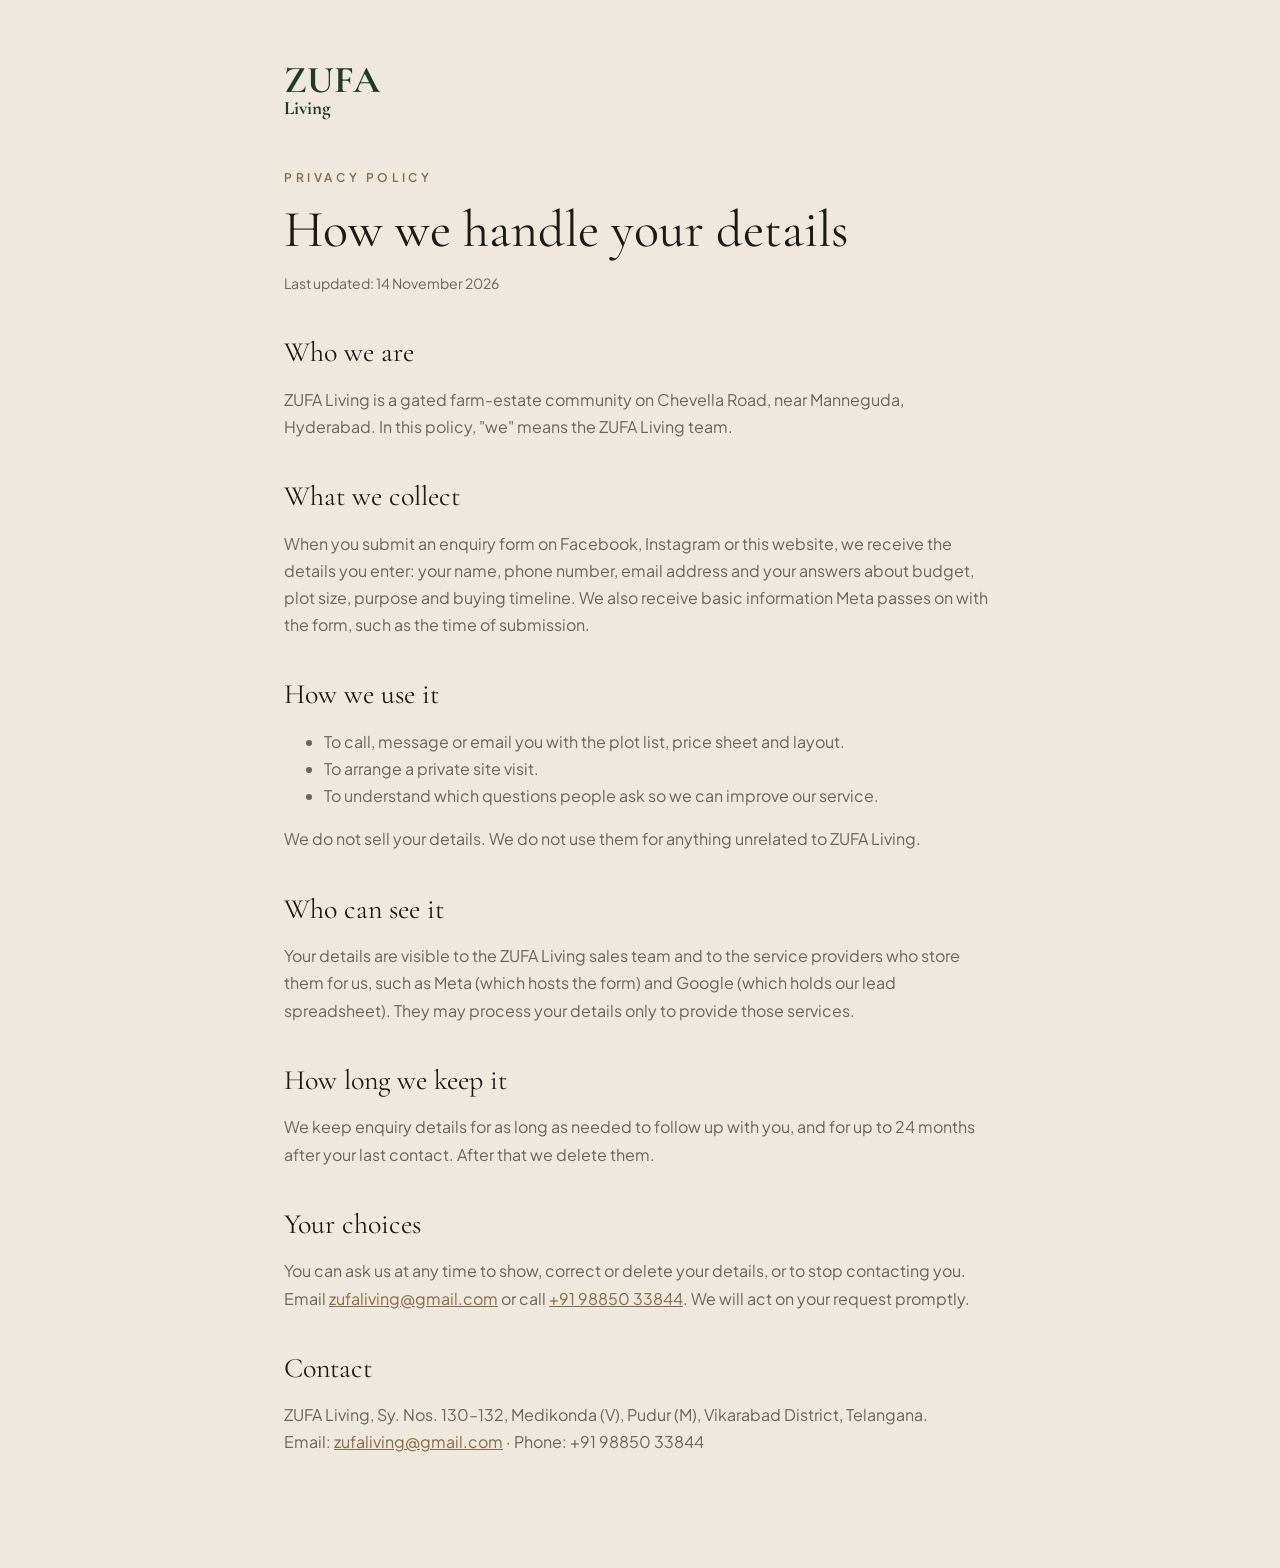
<file: privacy.html>
<!doctype html>
<html lang="en">
<head>
<meta charset="utf-8">
<meta name="viewport" content="width=device-width,initial-scale=1">
<title>Privacy Policy — ZUFA Living</title>
<link href="https://fonts.googleapis.com/css2?family=Cormorant+Garamond:ital,wght@0,400;0,700;1,400&family=Plus+Jakarta+Sans:wght@400;500;600&display=swap" rel="stylesheet">
<style>
:root{--stone:#eee8df;--ink:#1c1a17;--bronze:#8a6a42;--mute:#6b645a;--green:#1f3b2d}
*{box-sizing:border-box}body{margin:0;background:var(--stone);color:var(--ink);font:400 16px/1.7 "Plus Jakarta Sans",system-ui,sans-serif}
main{max-width:760px;margin:0 auto;padding:64px 24px 96px}
.wm{font:700 38px/.86 "Cormorant Garamond",serif;color:var(--green)}.wm span{display:block;font-size:19px;margin-top:3px}
.kick{margin-top:56px;font:600 12px/1 "Plus Jakarta Sans";letter-spacing:.3em;text-transform:uppercase;color:var(--bronze)}
h1{font:400 52px/1.08 "Cormorant Garamond",serif;margin:18px 0 8px}
h2{font:400 28px/1.2 "Cormorant Garamond",serif;margin:40px 0 6px}
p,li{color:var(--mute)}a{color:var(--bronze)}
.upd{font-size:14px}
</style>
</head>
<body>
<main>
<div class="wm">ZUFA<span>Living</span></div>
<div class="kick">Privacy Policy</div>
<h1>How we handle your details</h1>
<p class="upd">Last updated: 14 November 2026</p>

<h2>Who we are</h2>
<p>ZUFA Living is a gated farm-estate community on Chevella Road, near Manneguda, Hyderabad. In this policy, "we" means the ZUFA Living team.</p>

<h2>What we collect</h2>
<p>When you submit an enquiry form on Facebook, Instagram or this website, we receive the details you enter: your name, phone number, email address and your answers about budget, plot size, purpose and buying timeline. We also receive basic information Meta passes on with the form, such as the time of submission.</p>

<h2>How we use it</h2>
<ul>
<li>To call, message or email you with the plot list, price sheet and layout.</li>
<li>To arrange a private site visit.</li>
<li>To understand which questions people ask so we can improve our service.</li>
</ul>
<p>We do not sell your details. We do not use them for anything unrelated to ZUFA Living.</p>

<h2>Who can see it</h2>
<p>Your details are visible to the ZUFA Living sales team and to the service providers who store them for us, such as Meta (which hosts the form) and Google (which holds our lead spreadsheet). They may process your details only to provide those services.</p>

<h2>How long we keep it</h2>
<p>We keep enquiry details for as long as needed to follow up with you, and for up to 24 months after your last contact. After that we delete them.</p>

<h2>Your choices</h2>
<p>You can ask us at any time to show, correct or delete your details, or to stop contacting you. Email <a href="mailto:zufaliving@gmail.com">zufaliving@gmail.com</a> or call <a href="tel:+919885033844">+91 98850 33844</a>. We will act on your request promptly.</p>

<h2>Contact</h2>
<p>ZUFA Living, Sy. Nos. 130&ndash;132, Medikonda (V), Pudur (M), Vikarabad District, Telangana.<br>
Email: <a href="mailto:zufaliving@gmail.com">zufaliving@gmail.com</a> &middot; Phone: +91 98850 33844</p>
</main>
</body>
</html>
</file>
